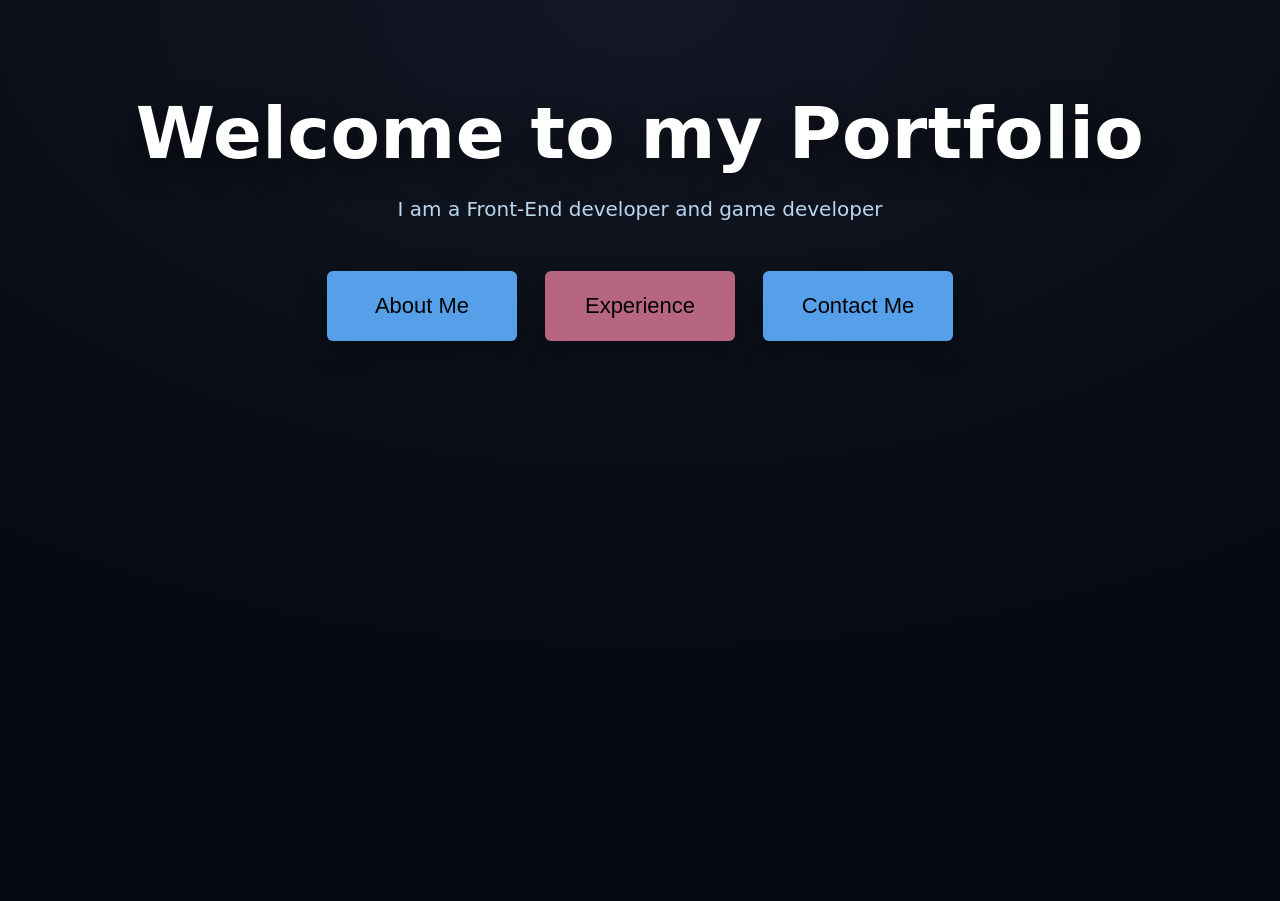
<file: index.html>
<!DOCTYPE html>
<html lang="en">
<head>
  <meta charset="UTF-8" />
  <meta name="viewport" content="width=device-width, initial-scale=1.0" />
  <title>Main</title>
  <link rel="stylesheet" href="style.css" />
</head>

<body>
  <main class="hero">
    <h1 id="h1">Welcome to my Portfolio</h1>
    <p id="p1">I am a Front-End developer and game developer</p>

    <div class="btn-row">
      <a href="about.html"><button id="button1" class="main-btn">About Me</button></a>
      <a href="exp.html"><button id="button2" class="main-btn">Experience</button></a>
      <a href="contact.html"><button id="button3" class="main-btn">Contact Me</button></a>
    </div>
  </main>
</body>
</html>
</file>
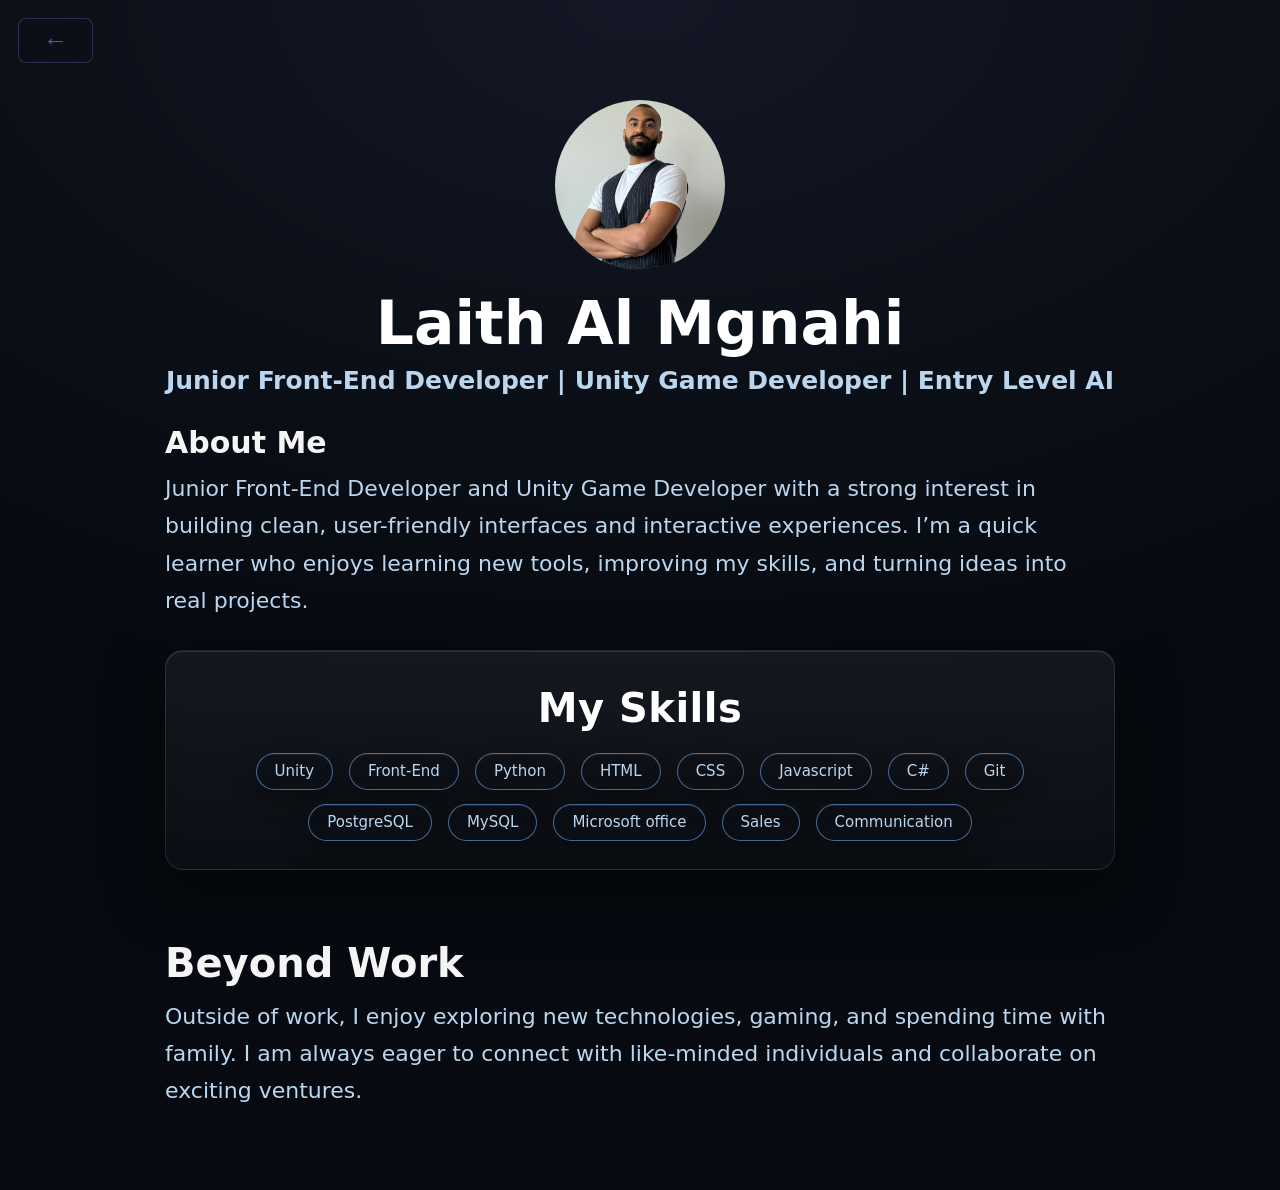
<file: about.html>
<html lang="en">
<head>
    <meta charset="UTF-8">
    <meta name="viewport" content="width=device-width, initial-scale=1.0">
    <title>About Me</title>
    <link rel="stylesheet" href="style.css">
</head>

<body>

    <a href="index.html">
    <button id="button4"> <span>&#8592;</span> </button>
    </a>

    <br>

    <img src="imgs/laith.jpg" alt="adolf" id="img1">

    <h1 id="h2">Laith Al Mgnahi</h1>

    <h5 id="h3">Junior Front-End Developer | Unity Game Developer | Entry Level AI</h5>

    <div class="myBox">

    <h3 id="h4">About Me</h3>
    
    <p id="p2">Junior Front-End Developer and Unity Game Developer with a strong interest in building clean, 
        user-friendly interfaces and interactive experiences. I’m a quick learner who enjoys learning new tools,
        improving my skills, and turning ideas into real projects.</p>

    </div>

    <div class="myBox2">
    <div class="skills-card">
    <h2 class="skills-title">My Skills</h2>

    <div class="skills-pills">

      <span class="pill">Unity</span>
      <span class="pill">Front-End</span>
      <span class="pill">Python</span>
      <span class="pill">HTML</span>
      <span class="pill">CSS</span>
      <span class="pill">Javascript</span>

      <span class="pill">C#</span>
      <span class="pill">Git</span>
      
      <span class="pill">PostgreSQL</span>
      <span class="pill">MySQL</span>
      <span class="pill">Microsoft office</span>

      <span class="pill">Sales</span>
      <span class="pill">Communication</span>

    </div>
  </div>

    <h1 id="Beyond">Beyond Work</h1>
    <p id="beyondp">Outside of work, I enjoy exploring new technologies, gaming, and spending time with family. 
    I am always eager to connect with like-minded individuals and collaborate on exciting ventures.</p>

</div>



</body>

</html>
</file>
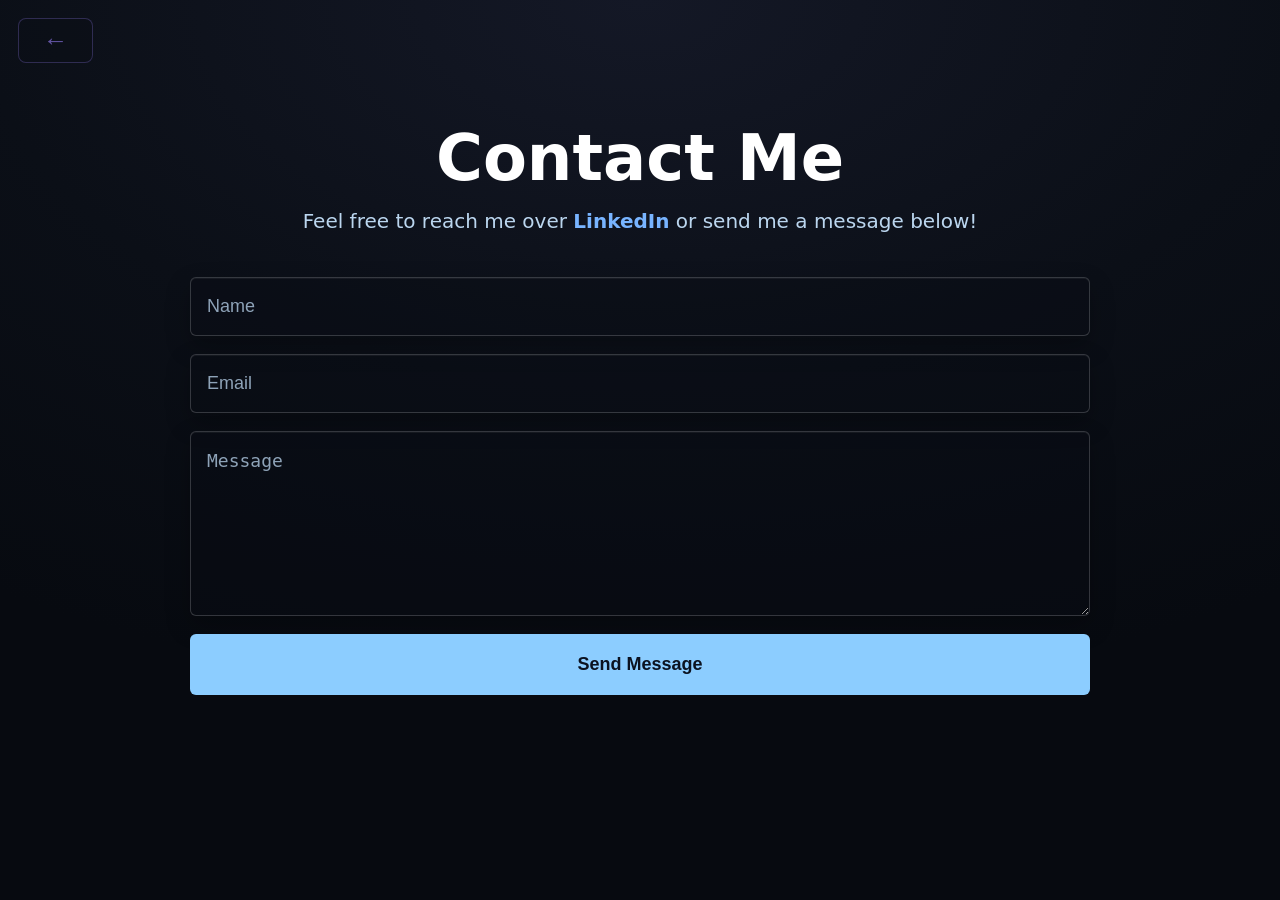
<file: contact.html>
<!DOCTYPE html>
<html lang="en">
<head>
  <meta charset="UTF-8" />
  <meta name="viewport" content="width=device-width, initial-scale=1.0" />
  <title>Contact Me</title>
  <link rel="stylesheet" href="style.css" />
</head>
<body>

  <a href="index.html">
    <button id="button4"><span>&#8592;</span></button>
  </a>

  <main class="contact-wrap">
    <h1 class="contact-title">Contact Me</h1>

    <p class="contact-subtitle">
      Feel free to reach me over
      <a class="contact-link" 
      href="https://www.linkedin.com/in/laith-al-mgnahi-aa6a05383?utm_source=share_via&utm_content=profile&utm_medium=member_android" 
      target="_blank">LinkedIn</a>
      or send me a message below!
    </p>

    <form id="contactForm" class="contact-form"
          action="https://formspree.io/f/xykdrdpg"
          method="POST">

      <input class="contact-input" type="text" name="name" placeholder="Name" required>
      <input class="contact-input" type="email" name="email" placeholder="Email" required>
      <textarea class="contact-textarea" name="message" placeholder="Message" rows="7" required></textarea>

      <button id="sendBtn" class="contact-btn" type="submit">Send Message</button>

      <!-- Status message area -->
      <p id="formStatus" class="form-status"></p>
    </form>
  </main>

  <script src="contact.js"></script>
</body>

</html>
</file>
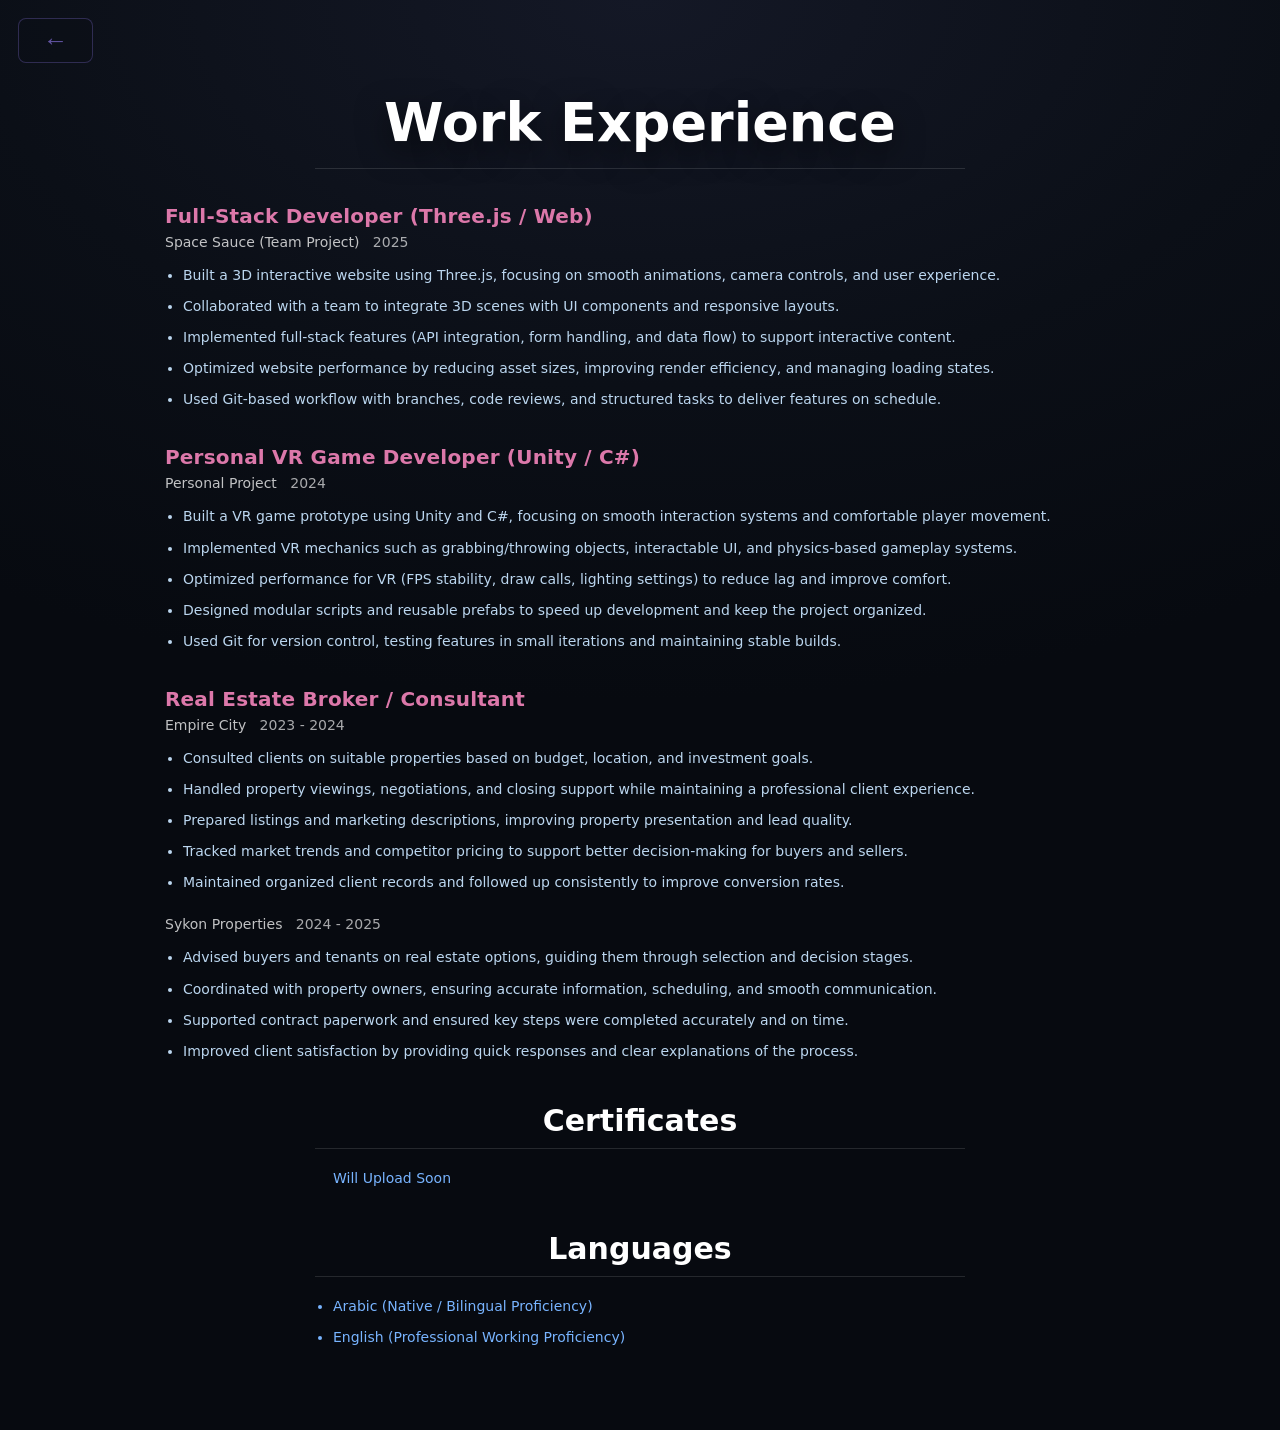
<file: exp.html>
<!DOCTYPE html>
<html lang="en">
<head>
  <meta charset="UTF-8" />
  <meta name="viewport" content="width=device-width, initial-scale=1.0" />
  <title>Experience</title>
  <link rel="stylesheet" href="style.css" />
</head>

<body>
  <a href="index.html">
    <button id="button4"><span>&#8592;</span></button>
  </a>

  <main class="exp-wrap">
    <h1 class="exp-title">Work Experience</h1>
    <div class="exp-divider"></div>


    
<section class="job">
  <h2 class="job-title">Full-Stack Developer (Three.js / Web)</h2>
  <div class="job-meta">Space Sauce (Team Project)&nbsp;&nbsp; <span class="job-dates">2025</span></div>

  <ul class="job-list">
    <li>Built a 3D interactive website using Three.js, focusing on smooth animations, camera controls, and user experience.</li>
    <li>Collaborated with a team to integrate 3D scenes with UI components and responsive layouts.</li>
    <li>Implemented full-stack features (API integration, form handling, and data flow) to support interactive content.</li>
    <li>Optimized website performance by reducing asset sizes, improving render efficiency, and managing loading states.</li>
    <li>Used Git-based workflow with branches, code reviews, and structured tasks to deliver features on schedule.</li>
  </ul>
</section>

<section class="job">
  <h2 class="job-title">Personal VR Game Developer (Unity / C#)</h2>
  <div class="job-meta">Personal Project&nbsp;&nbsp; <span class="job-dates">2024</span></div>

  <ul class="job-list">
    <li>Built a VR game prototype using Unity and C#, focusing on smooth interaction systems and comfortable player movement.</li>
    <li>Implemented VR mechanics such as grabbing/throwing objects, interactable UI, and physics-based gameplay systems.</li>
    <li>Optimized performance for VR (FPS stability, draw calls, lighting settings) to reduce lag and improve comfort.</li>
    <li>Designed modular scripts and reusable prefabs to speed up development and keep the project organized.</li>
    <li>Used Git for version control, testing features in small iterations and maintaining stable builds.</li>
  </ul>
</section>

<section class="job">
  <h2 class="job-title">Real Estate Broker / Consultant</h2>
  <div class="job-meta">Empire City&nbsp;&nbsp; <span class="job-dates">2023 - 2024</span></div>

  <ul class="job-list">
    <li>Consulted clients on suitable properties based on budget, location, and investment goals.</li>
    <li>Handled property viewings, negotiations, and closing support while maintaining a professional client experience.</li>
    <li>Prepared listings and marketing descriptions, improving property presentation and lead quality.</li>
    <li>Tracked market trends and competitor pricing to support better decision-making for buyers and sellers.</li>
    <li>Maintained organized client records and followed up consistently to improve conversion rates.</li>
  </ul>

  <div style="height:14px;"></div>

  <div class="job-meta">Sykon Properties&nbsp;&nbsp; <span class="job-dates">2024 - 2025</span></div>
  <ul class="job-list">
    <li>Advised buyers and tenants on real estate options, guiding them through selection and decision stages.</li>
    <li>Coordinated with property owners, ensuring accurate information, scheduling, and smooth communication.</li>
    <li>Supported contract paperwork and ensured key steps were completed accurately and on time.</li>
    <li>Improved client satisfaction by providing quick responses and clear explanations of the process.</li>
  </ul>
</section>

    <!-- Certificates -->
    <h2 class="section-title">Certificates</h2>
    <div class="section-divider"></div>
    <ul class="simple-list">
      <p>Will Upload Soon</p>

    </ul>

    <!-- Languages -->
    <h2 class="section-title">Languages</h2>
    <div class="section-divider"></div>
    <ul class="simple-list">
      <li>Arabic (Native / Bilingual Proficiency)</li>
      <li>English (Professional Working Proficiency)</li>
    </ul>
  </main>
</body>

</html>
</file>
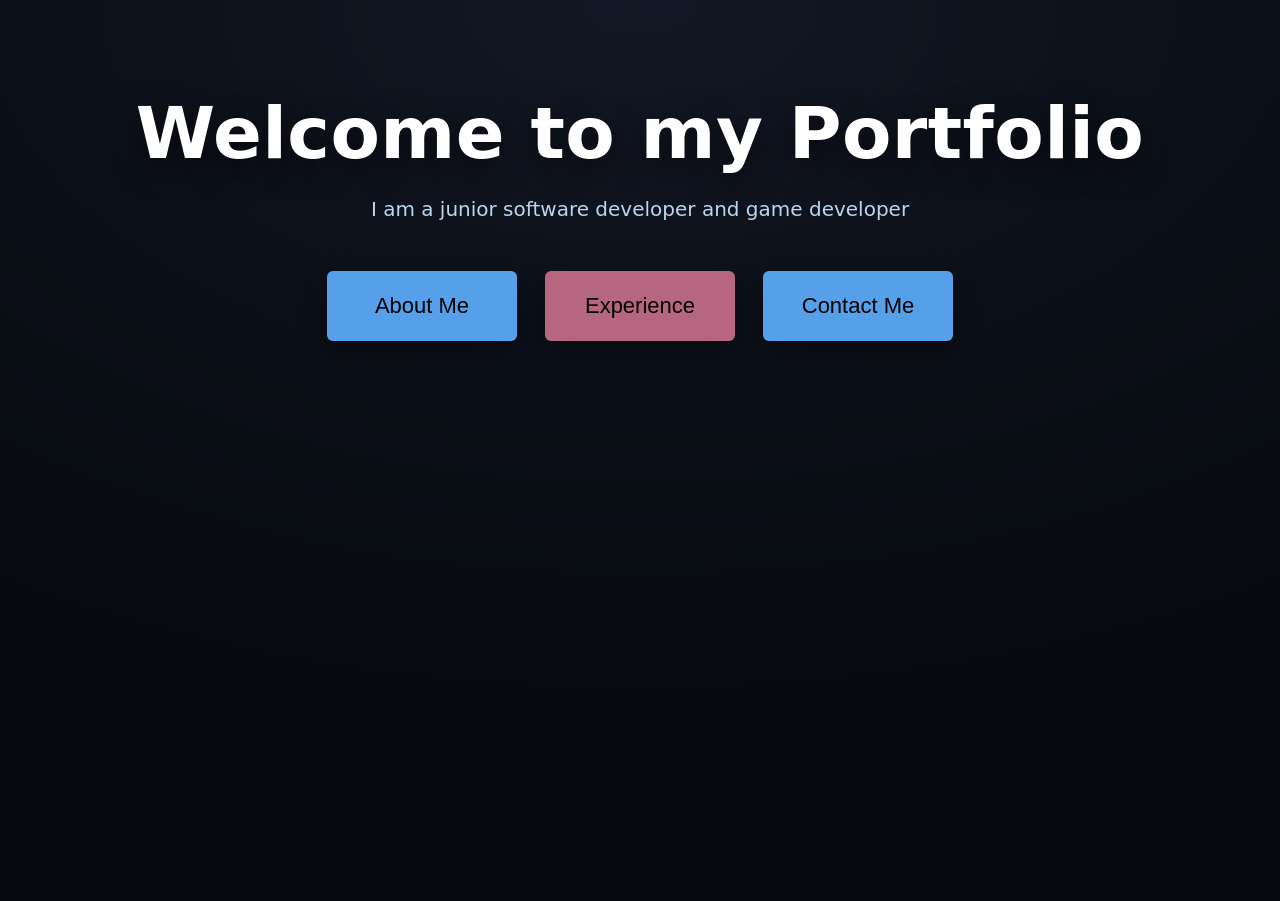
<file: main.html>
<!DOCTYPE html>
<html lang="en">
<head>
  <meta charset="UTF-8" />
  <meta name="viewport" content="width=device-width, initial-scale=1.0" />
  <title>Main</title>
  <link rel="stylesheet" href="style.css" />
</head>

<body>
  <main class="hero">
    <h1 id="h1">Welcome to my Portfolio</h1>
    <p id="p1">I am a junior software developer and game developer</p>

    <div class="btn-row">
      <a href="about.html"><button id="button1" class="main-btn">About Me</button></a>
      <a href="exp.html"><button id="button2" class="main-btn">Experience</button></a>
      <a href="contact.html"><button id="button3" class="main-btn">Contact Me</button></a>
    </div>
  </main>
</body>
</html>
</file>
<file: style.css>
* { box-sizing: border-box; }

html, body {
  margin: 0;
  padding: 0;
  min-height: 100%;
  background: radial-gradient(1200px 700px at 50% 0%, #141826 0%, #0b0f17 55%, #070a10 100%);
  background-color: #070a10;
}

body {
  font-family: system-ui, Arial, sans-serif;
  overflow-x: hidden;

  padding-top: 1px;
}

.container {
  width: min(950px, 92%);
  margin: 0 auto;
}

#button4{
  position: fixed;
  top: 18px;
  left: 18px;

  width: 75px;
  height: 45px;

  font-size: 25px;
  color: rgba(155, 130, 255, 0.60);
  background: rgba(10, 14, 22, 0.12);
  border: 1px solid rgba(155, 130, 255, 0.25);
  border-radius: 8px;

  cursor: pointer;

  transition:
    transform .15s ease,
    background .15s ease,
    border-color .15s ease,
    color .15s ease,
    box-shadow .15s ease;
}

#button4:hover{
  color: rgba(230, 220, 255, 0.98);
  background: rgba(45, 35, 85, 0.35);
  border-color: rgba(155, 130, 255, 0.95);

  box-shadow:
    0 14px 32px rgba(0,0,0,0.35),
    inset 0 1px 0 rgba(255,255,255,0.10);

  transform: scale(1.04);
}


/* MAIN PAGE (main.html) */

.hero{
  min-height: 100vh;
  display: flex;
  flex-direction: column;
  align-items: center;
  justify-content: flex-start;

  padding-top: 90px;
  text-align: center;
  gap: 18px;
}

#h1{
  margin: 0;
  font-size: clamp(38px, 6vw, 72px);
  font-weight: 800;
  color: white;
  letter-spacing: 0.4px;
  text-shadow: 0 10px 30px rgba(0,0,0,0.55);
}

#p1{
  margin: 0;
  font-size: clamp(16px, 2.2vw, 20px);
  color: rgb(187, 214, 239);
  line-height: 1.6;
  max-width: 900px;
  padding: 0 12px;
}

.btn-row{
  margin-top: 28px;
  display: flex;
  gap: 28px;
  justify-content: center;
  align-items: center;
  flex-wrap: wrap;
}

.main-btn{
  height: 70px;
  width: 190px;
  border-radius: 6px;
  font-size: 22px;

  border: none;
  box-shadow: 0 10px 24px rgba(0,0,0,0.35);

  cursor: pointer;
  transition: transform .15s ease, box-shadow .15s ease;
}

#button1{ background-color: rgb(86, 160, 234); }
#button2{ background-color: rgb(183, 102, 130); }
#button3{ background-color: rgb(86, 160, 234); }

.main-btn:hover{
  transform: scale(1.04);
  box-shadow: 0 16px 40px rgba(0,0,0,0.45);
}


/* ABOUT PAGE (about.html) */

#img1{
  display: block;
  width: clamp(110px, 14vw, 170px);
  height: auto;
  border-radius: 999px;

  margin: 80px auto 0;
}

#h2{
  margin: 18px 0 0;
  font-size: clamp(34px, 6vw, 60px);
  text-align: center;
  color: white;
}

#h3{
  margin: 8px 0 0;
  font-size: clamp(16px, 2.6vw, 25px);
  text-align: center;
  color: rgb(187, 214, 239);
  padding: 0 12px;
}

.myBox,
.myBox2{
  width: min(950px, 92%);
  margin: 30px auto 0;
}

#h4{
  font-size: 30px;
  color: whitesmoke;
  text-align: left;
  margin: 0 0 10px;
}

#p2{
  margin: 0;
  text-align: left;
  color: rgb(187, 214, 239);
  font-size: clamp(16px, 2.3vw, 22px);
  line-height: 1.7;
}


/* SKILLS CARD */

.skills-card{
  padding: 34px 28px 28px;
  border-radius: 18px;

  background: linear-gradient(180deg, rgba(255,255,255,0.06), rgba(255,255,255,0.02));
  border: 1px solid rgba(255,255,255,0.10);

  box-shadow:
    0 20px 60px rgba(0,0,0,0.55),
    inset 0 1px 0 rgba(255,255,255,0.10);

  backdrop-filter: blur(10px);
  -webkit-backdrop-filter: blur(10px);
}

.skills-title{
  margin: 0 0 22px;
  text-align: center;
  font-size: clamp(28px, 4vw, 40px);
  font-weight: 800;
  letter-spacing: 0.5px;
  color: white;
}

.skills-pills{
  display: flex;
  flex-wrap: wrap;
  gap: 14px 16px;
  justify-content: center;
}

.pill{
  display: inline-flex;
  align-items: center;
  justify-content: center;

  padding: 10px 18px;
  border-radius: 999px;

  border: 1px solid rgba(120,180,255,0.55);
  background: rgba(10, 14, 22, 0.35);
  color: rgb(187, 214, 239);

  font-size: 15px;
  line-height: 1;
  user-select: none;
  cursor: default;

  box-shadow:
    0 10px 24px rgba(0,0,0,0.35),
    inset 0 1px 0 rgba(255,255,255,0.08);

  transition:
    transform .15s ease,
    background .15s ease,
    border-color .15s ease,
    box-shadow .15s ease;
}

.pill:hover{
  transform: translateY(-1px);
  background: rgba(20, 30, 48, 0.45);
  border-color: rgba(120,180,255,0.90);

  box-shadow:
    0 14px 32px rgba(0,0,0,0.45),
    inset 0 1px 0 rgba(255,255,255,0.10);
}

#Beyond{
  font-size: clamp(26px, 4vw, 40px);
  color: whitesmoke;
  text-align: left;
  margin: 70px 0 12px;
}

#beyondp{
  margin: 0 0 80px;
  text-align: left;
  color: rgb(187, 214, 239);
  font-size: clamp(16px, 2.3vw, 22px);
  line-height: 1.7;
}


/* CONTACT PAGE (contact.html) */

.contact-wrap{
  width: min(950px, 92%);
  margin: 120px auto 80px;
  text-align: center;
}

.contact-title{
  font-size: clamp(38px, 6vw, 64px);
  color: white;
  margin: 20px 0 10px;
  font-weight: 800;
}

.contact-subtitle{
  color: rgb(187, 214, 239);
  font-size: clamp(16px, 2.2vw, 20px);
  margin: 0 0 40px;
  line-height: 1.6;
  padding: 0 12px;
}

.contact-link{
  color: rgb(120, 180, 255);
  text-decoration: none;
  font-weight: 700;
}
.contact-link:hover{
  text-decoration: underline;
}

.contact-form{
  width: min(900px, 100%);
  margin: 0 auto;
  display: flex;
  flex-direction: column;
  gap: 18px;
}

.contact-input,
.contact-textarea{
  background: rgba(10, 14, 22, 0.35);
  border: 1px solid rgba(255,255,255,0.18);
  color: white;

  padding: 18px 16px;
  border-radius: 6px;

  font-size: 18px;
  outline: none;

  box-shadow:
    inset 0 1px 0 rgba(255,255,255,0.05),
    0 10px 24px rgba(0,0,0,0.25);

  transition: border-color .15s ease, box-shadow .15s ease;
}

.contact-input::placeholder,
.contact-textarea::placeholder{
  color: rgba(187, 214, 239, 0.75);
}

.contact-input:focus,
.contact-textarea:focus{
  border-color: rgba(120, 180, 255, 0.85);
}

.contact-btn{
  background: rgb(140, 205, 255);
  border: none;
  border-radius: 6px;
  padding: 20px 16px;

  font-size: 18px;
  font-weight: 700;
  color: #0b1220;

  cursor: pointer;
  transition: transform .15s ease, opacity .15s ease;
}

.contact-btn:hover{
  transform: translateY(-1px);
}

.contact-btn:disabled{
  opacity: 0.6;
  cursor: not-allowed;
  transform: none;
}

.form-status{
  margin: 6px 0 0;
  font-size: 16px;
  line-height: 1.4;
  min-height: 22px;
  color: rgb(187, 214, 239);
}
.form-status--success{ color: rgba(140, 255, 190, 0.95); }
.form-status--error{ color: rgba(255, 140, 140, 0.95); }
.form-status--loading{ color: rgb(187, 214, 239); }


/* EXPERIENCE PAGE (exp.html) */

.exp-wrap{
  width: min(950px, 92%);
  margin: 90px auto 80px;
  color: white;
}

.exp-title{
  text-align: center;
  font-size: clamp(38px, 5vw, 54px);
  margin: 10px 0 14px;
  font-weight: 800;
  text-shadow: 0 10px 30px rgba(0,0,0,0.55);
}

.exp-divider{
  height: 1px;
  background: rgba(255,255,255,0.12);
  width: min(650px, 95%);
  margin: 0 auto 35px;
}

.job{
  margin: 0 0 34px;
}

.job-title{
  margin: 0 0 6px;
  font-size: 20px;
  font-weight: 800;
  color: rgb(220, 120, 170);
  letter-spacing: 0.2px;
}

.job-meta{
  margin: 0 0 14px;
  font-size: 14px;
  color: rgba(255,255,255,0.75);
}

.job-dates{
  color: rgba(255,255,255,0.65);
}

.job-list{
  margin: 0;
  padding-left: 18px;
  color: rgb(187, 214, 239);
  line-height: 1.65;
  font-size: 14px;
}
.job-list li{ margin-bottom: 8px; }

.section-title{
  text-align: center;
  font-size: 30px;
  margin: 40px 0 10px;
  font-weight: 800;
}

.section-divider{
  height: 1px;
  background: rgba(255,255,255,0.12);
  width: min(650px, 95%);
  margin: 0 auto 18px;
}

.simple-list{
  width: min(650px, 95%);
  margin: 0 auto;
  padding-left: 18px;
  color: rgb(120, 180, 255);
  line-height: 1.7;
  font-size: 14px;
}
.simple-list li{ margin-bottom: 8px; }


/* MOBILE TWEAKS */

@media (max-width: 600px){
  .hero{ padding-top: 70px; }
  .btn-row{ gap: 14px; }

  .main-btn{
    width: min(340px, 90vw);
    height: 62px;
    font-size: 18px;
  }

  .skills-card{ padding: 26px 18px 20px; }

  #button4{
    top: 14px;
    left: 14px;
  }
}
</file>
